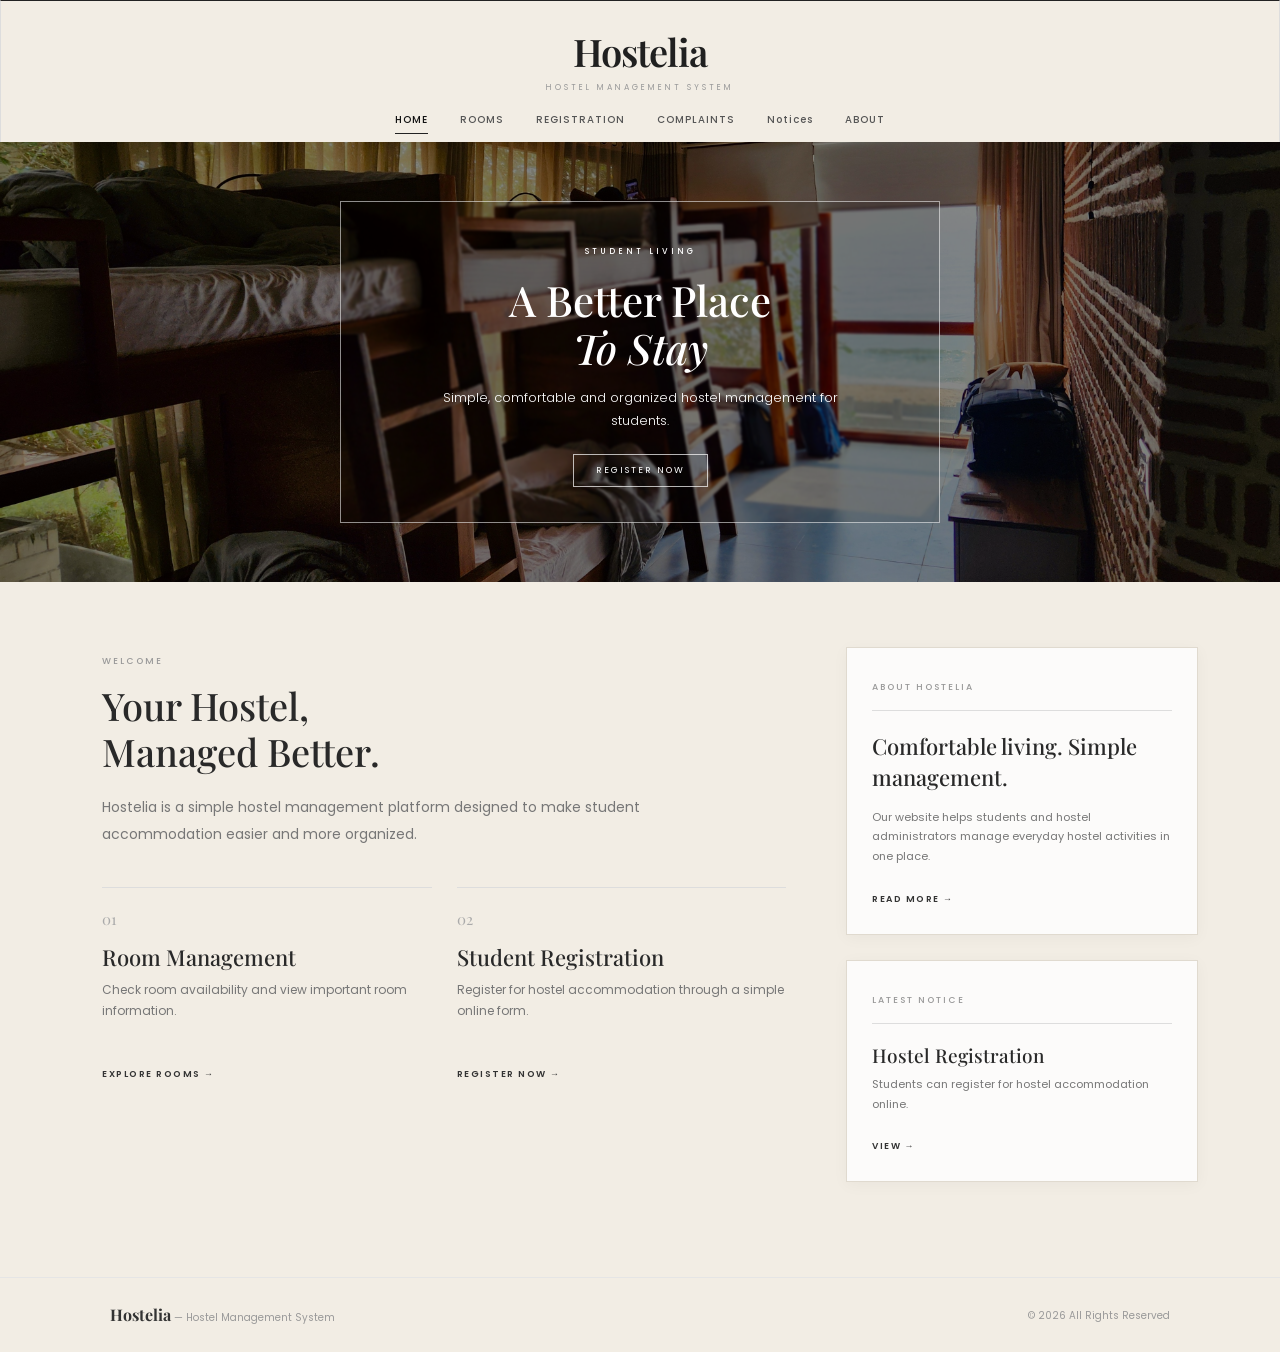
<file: index.html>
<!DOCTYPE html>
<html lang="en">

<head>
    <meta charset="UTF-8">
    <meta name="viewport" content="width=device-width, initial-scale=1.0">

    <title>Hostel | Hostel Management</title>

    <!-- Bootstrap -->
    <link href="https://cdn.jsdelivr.net/npm/bootstrap@5.3.3/dist/css/bootstrap.min.css"
          rel="stylesheet">

    <!-- Google Fonts -->
    <link rel="preconnect" href="https://fonts.googleapis.com">
    <link rel="preconnect" href="https://fonts.gstatic.com" crossorigin>
    <link href="https://fonts.googleapis.com/css2?family=Playfair+Display:wght@500;600;700&family=Poppins:wght@300;400;500;600&display=swap"
          rel="stylesheet">

    <!-- Custom CSS -->
    <link rel="stylesheet" href="css/style.css">
</head>

<body>

    <!-- ================= HEADER ================= -->

    <header class="site-header">

        <div class="logo">
            Hostelia
        </div>

        <p class="tagline">
            HOSTEL MANAGEMENT SYSTEM
        </p>

        <!-- Navigation -->
        <nav class="main-nav">

            <a href="index.html" class="active">HOME</a>
            <a href="rooms.html">ROOMS</a>
            <a href="registration.html">REGISTRATION</a>
            <a href="complaints.html">COMPLAINTS</a>
            <a href="notices.php">Notices</a>
            <a href="about.html">ABOUT</a>

        </nav>

    </header>


    <!-- ================= HERO ================= -->

    <section class="hero">

        <div class="hero-overlay"></div>

        <div class="hero-content">

            <span class="hero-category">
                STUDENT LIVING
            </span>

            <h1>
                A Better Place<br>
                <span>To Stay</span>
            </h1>

            <p>
                Simple, comfortable and organized hostel
                management for students.
            </p>

            <a href="registration.html" class="hero-button">
                REGISTER NOW
            </a>

        </div>

    </section>


    <!-- ================= MAIN CONTENT ================= -->

    <main class="container main-content">

        <!-- Left Side -->

        <div class="content-area">

            <span class="section-label">
                WELCOME
            </span>

            <h2>
                Your Hostel,<br>
                Managed Better.
            </h2>

            <p class="intro-text">
                Hostelia is a simple hostel management platform
                designed to make student accommodation easier
                and more organized.
            </p>


            <!-- Information Cards -->

            <div class="info-grid">

                <div class="info-box">

                    <span class="number">
                        01
                    </span>

                    <h3>
                        Room Management
                    </h3>

                    <p>
                        Check room availability and view
                        important room information.
                    </p>

                    <a href="rooms.html">
                        EXPLORE ROOMS →
                    </a>

                </div>


                <div class="info-box">

                    <span class="number">
                        02
                    </span>

                    <h3>
                        Student Registration
                    </h3>

                    <p>
                        Register for hostel accommodation
                        through a simple online form.
                    </p>

                    <a href="registration.html">
                        REGISTER NOW →
                    </a>

                </div>

            </div>

        </div>


        <!-- ================= SIDEBAR ================= -->

        <aside class="sidebar">

            <div class="sidebar-box">

                <span class="section-label">
                    ABOUT HOSTELIA
                </span>

                <div class="sidebar-line"></div>

                <h3>
                    Comfortable living.
                    Simple management.
                </h3>

                <p>
                    Our website helps students and hostel
                    administrators manage everyday hostel
                    activities in one place.
                </p>

                <a href="about.html" class="read-more">
                    READ MORE →
                </a>

            </div>


            <!-- Notice -->

            <div class="notice-box">

                <span class="section-label">
                    LATEST NOTICE
                </span>

                <div class="sidebar-line"></div>

                <h4>
                    Hostel Registration
                </h4>

                <p>
                    Students can register for hostel
                    accommodation online.
                </p>

                <a href="notices.php">
                    VIEW  →
                </a>

            </div>

        </aside>

    </main>


    <!-- ================= FOOTER ================= -->

    <footer>

        <div class="footer-inner">

            <div>
                <strong>Hostelia</strong>
                <span> — Hostel Management System</span>
            </div>

            <div>
                © 2026 All Rights Reserved
            </div>

        </div>

    </footer>


    <!-- jQuery -->
    <script src="https://cdn.jsdelivr.net/npm/jquery@3.7.1/dist/jquery.min.js"></script>

    <!-- Bootstrap JS -->
    <script src="https://cdn.jsdelivr.net/npm/bootstrap@5.3.3/dist/js/bootstrap.bundle.min.js"></script>

    <!-- Custom JS -->
    <!-- <script src="js/script.js"></script> -->

</body>

</html>
</file>
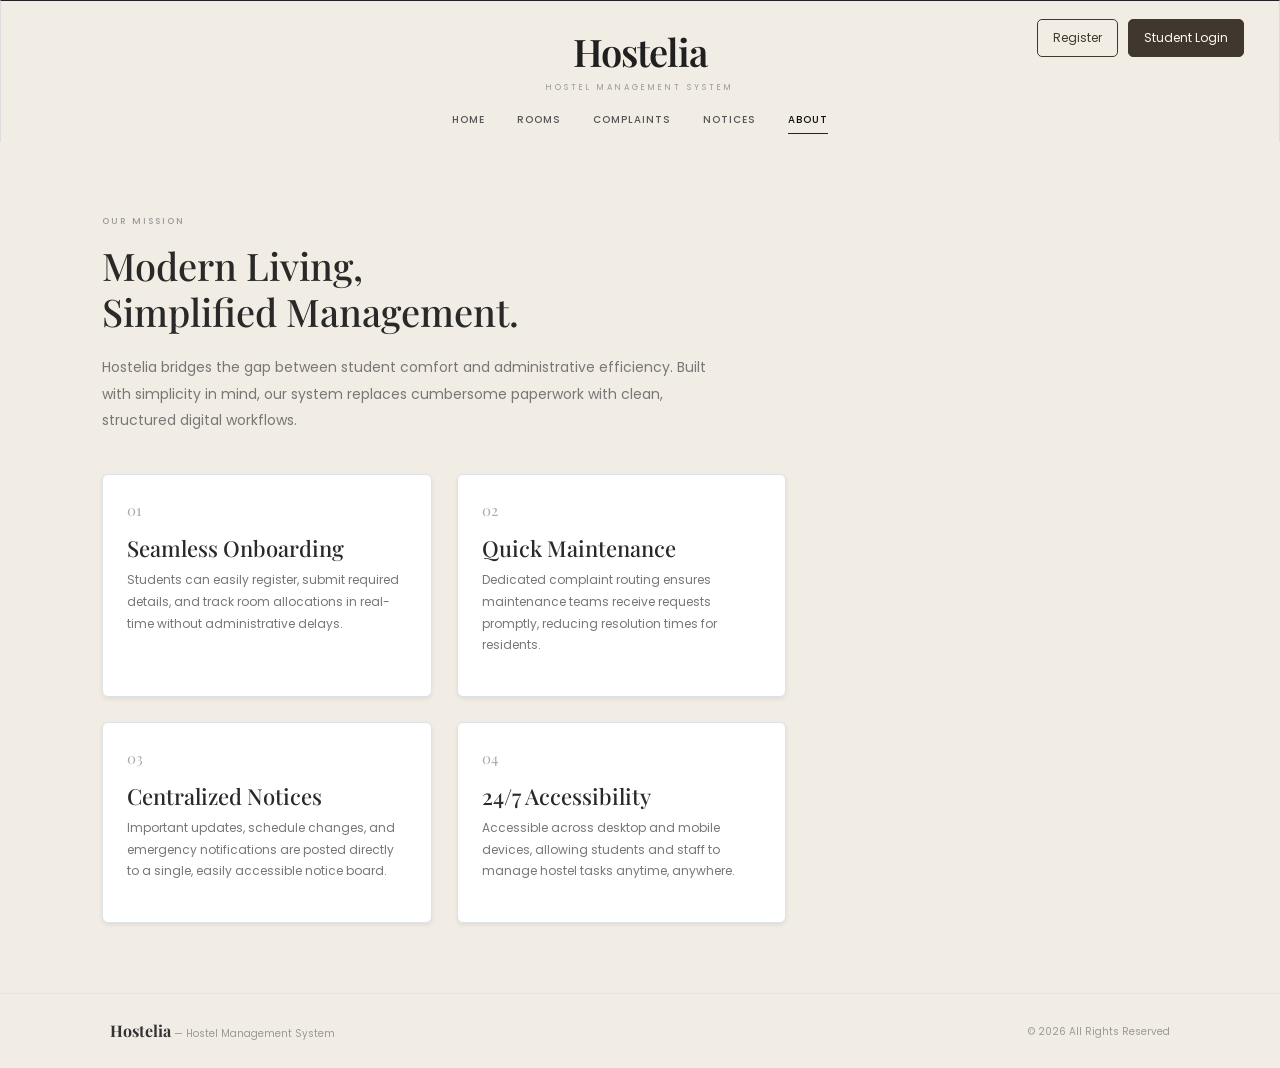
<file: about.html>
<!DOCTYPE html>
<html lang="en">

<head>
    <meta charset="UTF-8">
    <meta name="viewport" content="width=device-width, initial-scale=1.0">
    <title>About Us | Hostelia</title>

    <!-- Bootstrap CSS -->
    <link href="https://cdn.jsdelivr.net/npm/bootstrap@5.3.3/dist/css/bootstrap.min.css" rel="stylesheet">

    <!-- Google Fonts -->
    <link rel="preconnect" href="https://fonts.googleapis.com">
    <link rel="preconnect" href="https://fonts.gstatic.com" crossorigin>
    <link href="https://fonts.googleapis.com/css2?family=Playfair+Display:wght@500;600;700&family=Poppins:wght@300;400;500;600&display=swap" rel="stylesheet">

    <!-- Custom CSS -->
    <link rel="stylesheet" href="css/style.css">
</head>

<body>

    <!-- Header -->
    <header class="site-header">
        <div class="logo">Hostelia</div>
        <p class="tagline">HOSTEL MANAGEMENT SYSTEM</p>
        <div class="header-auth">
    <a href="registration.html" class="auth-register">Register</a>
    <a href="login.php" class="auth-login">Student Login</a>
</div>

        <nav class="main-nav">
            <a href="index.php">HOME</a>
            <a href="rooms.php">ROOMS</a>
            <a href="complaints.html">COMPLAINTS</a>
            <a href="notices.php">NOTICES</a>
            <a href="about.html" class="active">ABOUT</a>
        </nav>
    </header>

    <!-- Main Content -->
    <main class="container main-content">
        <div class="content-area w-100">
            <span class="section-label">OUR MISSION</span>
            <h2>Modern Living,<br>Simplified Management.</h2>
            <p class="intro-text">
                Hostelia bridges the gap between student comfort and administrative efficiency. Built with simplicity in mind, our system replaces cumbersome paperwork with clean, structured digital workflows.
            </p>

            <!-- Features Grid -->
            <div class="info-grid">
                <div class="info-box bg-white p-4 border rounded shadow-sm">
                    <span class="number">01</span>
                    <h3>Seamless Onboarding</h3>
                    <p>Students can easily register, submit required details, and track room allocations in real-time without administrative delays.</p>
                </div>

                <div class="info-box bg-white p-4 border rounded shadow-sm">
                    <span class="number">02</span>
                    <h3>Quick Maintenance</h3>
                    <p>Dedicated complaint routing ensures maintenance teams receive requests promptly, reducing resolution times for residents.</p>
                </div>

                <div class="info-box bg-white p-4 border rounded shadow-sm">
                    <span class="number">03</span>
                    <h3>Centralized Notices</h3>
                    <p>Important updates, schedule changes, and emergency notifications are posted directly to a single, easily accessible notice board.</p>
                </div>

                <div class="info-box bg-white p-4 border rounded shadow-sm">
                    <span class="number">04</span>
                    <h3>24/7 Accessibility</h3>
                    <p>Accessible across desktop and mobile devices, allowing students and staff to manage hostel tasks anytime, anywhere.</p>
                </div>
            </div>
        </div>
    </main>

    <!-- Footer -->
    <footer>
        <div class="footer-inner">
            <div>
                <strong>Hostelia</strong>
                <span> — Hostel Management System</span>
            </div>
            <div>
                © 2026 All Rights Reserved
            </div>
        </div>
    </footer>

    <!-- Scripts -->
    <script src="https://cdn.jsdelivr.net/npm/jquery@3.7.1/dist/jquery.min.js"></script>
    <script src="https://cdn.jsdelivr.net/npm/bootstrap@5.3.3/dist/js/bootstrap.bundle.min.js"></script>
    <script src="js/script.js"></script>
</body>

</html>
</file>
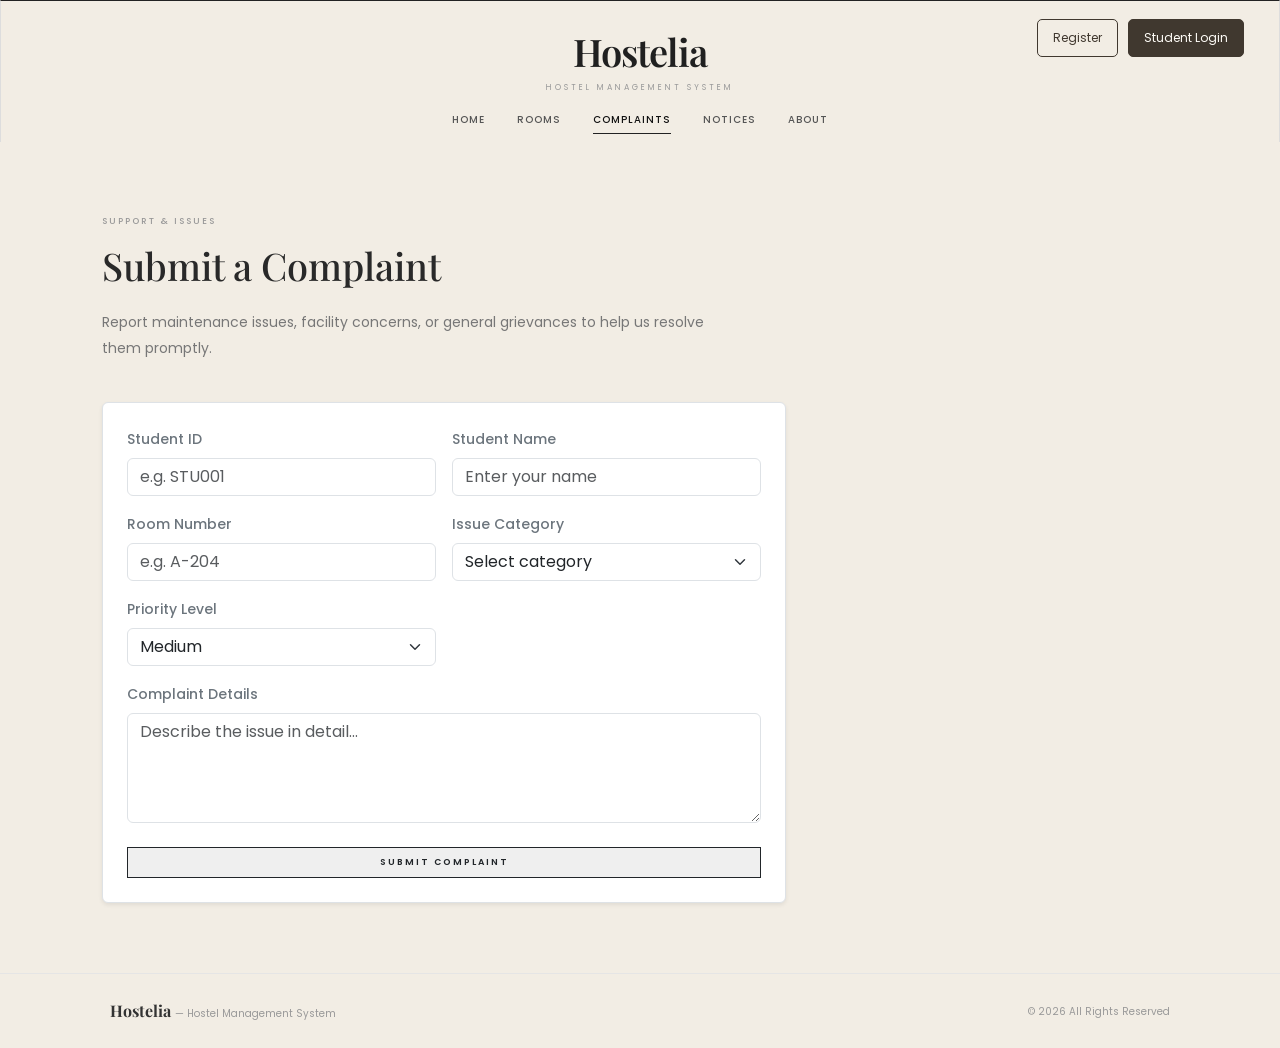
<file: complaints.html>
<!DOCTYPE html>
<html lang="en">

<head>
    <meta charset="UTF-8">
    <meta name="viewport" content="width=device-width, initial-scale=1.0">

    <title>Complaints | Hostelia</title>

    <!-- Bootstrap CSS -->
    <link href="https://cdn.jsdelivr.net/npm/bootstrap@5.3.3/dist/css/bootstrap.min.css"
          rel="stylesheet">

    <!-- Google Fonts -->
    <link rel="preconnect" href="https://fonts.googleapis.com">
    <link rel="preconnect" href="https://fonts.gstatic.com" crossorigin>

    <link href="https://fonts.googleapis.com/css2?family=Playfair+Display:wght@500;600;700&family=Poppins:wght@300;400;500;600&display=swap"
          rel="stylesheet">

    <!-- Custom CSS -->
    <link rel="stylesheet" href="css/style.css">
</head>

<body>

    <!-- ================= HEADER ================= -->

    <header class="site-header">

        <div class="logo">
            Hostelia
        </div>

        <p class="tagline">
            HOSTEL MANAGEMENT SYSTEM
        </p>
        <div class="header-auth">
    <a href="registration.html" class="auth-register">Register</a>
    <a href="login.php" class="auth-login">Student Login</a>
</div>

        <nav class="main-nav">

            <a href="index.php">
                HOME
            </a>

            <a href="rooms.php">
                ROOMS
            </a>


            <a href="complaints.html" class="active">
                COMPLAINTS
            </a>

            <a href="notices.php">
                NOTICES
            </a>

            <a href="about.html">
                ABOUT
            </a>

        </nav>

    </header>


    <!-- ================= MAIN CONTENT ================= -->

    <main class="container main-content">

        <div class="content-area w-100">

            <span class="section-label">
                SUPPORT & ISSUES
            </span>

            <h2>
                Submit a Complaint
            </h2>

            <p class="intro-text">
                Report maintenance issues, facility concerns, or
                general grievances to help us resolve them promptly.
            </p>


            <!-- ================= COMPLAINT FORM ================= -->

            <form action="complaint.php"
                  method="POST"
                  class="bg-white p-4 border rounded shadow-sm">

                <div class="row g-3">


                    <!-- Student ID -->

                    <div class="col-md-6">

                        <label for="studentId"
                               class="form-label text-secondary small fw-medium">

                            Student ID

                        </label>

                        <input type="text"
                               class="form-control"
                               id="studentId"
                               name="student_id"
                               placeholder="e.g. STU001"
                               required>

                    </div>


                    <!-- Student Name -->

                    <div class="col-md-6">

                        <label for="studentName"
                               class="form-label text-secondary small fw-medium">

                            Student Name

                        </label>

                        <input type="text"
                               class="form-control"
                               id="studentName"
                               name="student_name"
                               placeholder="Enter your name"
                               required>

                    </div>


                    <!-- Room Number -->

                    <div class="col-md-6">

                        <label for="roomNumber"
                               class="form-label text-secondary small fw-medium">

                            Room Number

                        </label>

                        <input type="text"
                               class="form-control"
                               id="roomNumber"
                               name="room_number"
                               placeholder="e.g. A-204"
                               required>

                    </div>


                    <!-- Category -->

                    <div class="col-md-6">

                        <label for="category"
                               class="form-label text-secondary small fw-medium">

                            Issue Category

                        </label>

                        <select class="form-select"
                                id="category"
                                name="complaint_type"
                                required>

                            <option value="" selected disabled>
                                Select category
                            </option>

                            <option value="Plumbing">
                                Plumbing
                            </option>

                            <option value="Electrical">
                                Electrical
                            </option>

                            <option value="Furniture / Carpentry">
                                Furniture / Carpentry
                            </option>

                            <option value="Wi-Fi / Network">
                                Wi-Fi / Network
                            </option>

                            <option value="Cleanliness & Hygiene">
                                Cleanliness & Hygiene
                            </option>

                            <option value="Other">
                                Other
                            </option>

                        </select>

                    </div>


                    <!-- Priority -->

                    <div class="col-md-6">

                        <label for="priority"
                               class="form-label text-secondary small fw-medium">

                            Priority Level

                        </label>

                        <select class="form-select"
                                id="priority"
                                name="priority"
                                required>

                            <option value="Low">
                                Low
                            </option>

                            <option value="Medium" selected>
                                Medium
                            </option>

                            <option value="High">
                                High (Urgent)
                            </option>

                        </select>

                    </div>


                    <!-- Complaint Details -->

                    <div class="col-12">

                        <label for="description"
                               class="form-label text-secondary small fw-medium">

                            Complaint Details

                        </label>

                        <textarea class="form-control"
                                  id="description"
                                  name="complaint_text"
                                  rows="4"
                                  placeholder="Describe the issue in detail..."
                                  required></textarea>

                    </div>


                    <!-- Submit -->

                    <div class="col-12 mt-4">

                        <button type="submit"
                                class="hero-button text-dark border-dark w-100 fw-semibold py-2">

                            SUBMIT COMPLAINT

                        </button>

                    </div>

                </div>

            </form>

        </div>

    </main>


    <!-- ================= FOOTER ================= -->

    <footer>

        <div class="footer-inner">

            <div>

                <strong>
                    Hostelia
                </strong>

                <span>
                    — Hostel Management System
                </span>

            </div>

            <div>
                © 2026 All Rights Reserved
            </div>

        </div>

    </footer>


    <!-- jQuery -->

    <script src="https://cdn.jsdelivr.net/npm/jquery@3.7.1/dist/jquery.min.js">
    </script>

    <!-- Bootstrap JS -->

    <script src="https://cdn.jsdelivr.net/npm/bootstrap@5.3.3/dist/js/bootstrap.bundle.min.js">
    </script>

    <!-- Custom JS -->

    <script src="js/script.js">
    </script>

</body>

</html>
</file>
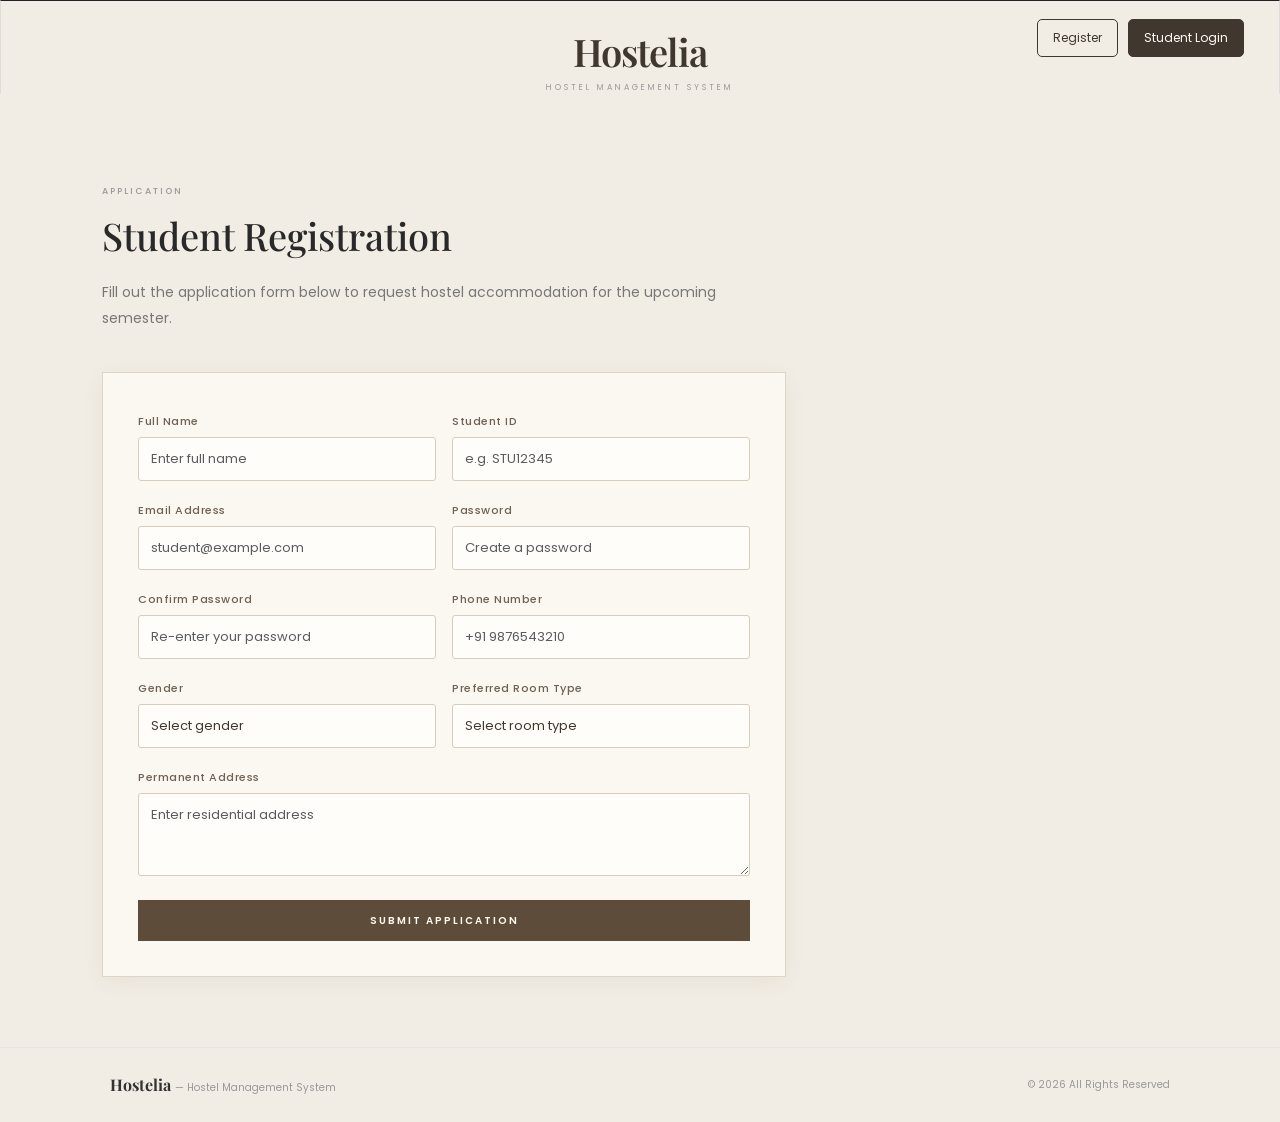
<file: registration.html>
<!DOCTYPE html>
<html lang="en">

<head>
    <meta charset="UTF-8">
    <meta name="viewport" content="width=device-width, initial-scale=1.0">

    <title>Registration | Hostelia</title>

    <!-- Bootstrap CSS -->
    <link href="https://cdn.jsdelivr.net/npm/bootstrap@5.3.3/dist/css/bootstrap.min.css"
          rel="stylesheet">

    <!-- Google Fonts -->
    <link rel="preconnect" href="https://fonts.googleapis.com">
    <link rel="preconnect" href="https://fonts.gstatic.com" crossorigin>

    <link href="https://fonts.googleapis.com/css2?family=Playfair+Display:wght@500;600;700&family=Poppins:wght@300;400;500;600&display=swap"
          rel="stylesheet">

    <!-- Custom CSS -->
    <link rel="stylesheet" href="css/style.css">
</head>

<body>

    <!-- ================= HEADER ================= -->

    
<header class="site-header">
    <a href="index.php" class="logo home-logo">
        Hostelia
    </a>

    <p class="tagline">HOSTEL MANAGEMENT SYSTEM</p>

    <div class="header-auth">
        <a href="registration.html" class="auth-register">Register</a>
        <a href="login.php" class="auth-login">Student Login</a>
    </div>
</header>



    <!-- ================= MAIN CONTENT ================= -->

    <main class="container main-content">

        <div class="content-area w-100">

            <span class="section-label">
                APPLICATION
            </span>

            <h2>
                Student Registration
            </h2>

            <p class="intro-text">
                Fill out the application form below to request
                hostel accommodation for the upcoming semester.
            </p>


            <!-- ================= REGISTRATION FORM ================= -->

            <form action="register.php"
                  method="POST"
                  class="registration-form">

                <div class="row g-3">


                    <!-- Full Name -->

                    <div class="col-md-6">

                        <label for="fullName"
                               class="form-label text-secondary small fw-medium">

                            Full Name

                        </label>

                        <input type="text"
                               class="form-control"
                               id="fullName"
                               name="full_name"
                               placeholder="Enter full name"
                               required>

                    </div>


                    <!-- Student ID -->

                    <div class="col-md-6">

                        <label for="studentId"
                               class="form-label text-secondary small fw-medium">

                            Student ID

                        </label>

                        <input type="text"
                               class="form-control"
                               id="studentId"
                               name="student_id"
                               placeholder="e.g. STU12345"
                               required>

                    </div>


                    <!-- Email -->

                    <div class="col-md-6">

                        <label for="email"
                               class="form-label text-secondary small fw-medium">

                            Email Address

                        </label>

                        <input type="email"
                               class="form-control"
                               id="email"
                               name="email"
                               placeholder="student@example.com"
                               required>

                    </div>

                    
                    <!-- Password -->
                    <div class="col-md-6">
                        <label for="password"
                               class="form-label text-secondary small fw-medium">
                             Password
                        </label>

                        <input type="password"
                                class="form-control"
                                id="password"
                                name="password"
                                placeholder="Create a password"
                                minlength="8"
                                autocomplete="new-password"
                                required>
                     </div>

                    <!-- Confirm Password -->
                    <div class="col-md-6">
                        <label for="confirm_password"
                                class="form-label text-secondary small fw-medium">
                             Confirm Password
                       </label>

                       <input type="password"
                                class="form-control"
                                id="confirm_password"
                                name="confirm_password"
                                placeholder="Re-enter your password"
                                minlength="8"
                                autocomplete="new-password"
                                required>
                    </div>



                    <!-- Phone -->

                    <div class="col-md-6">

                        <label for="phone"
                               class="form-label text-secondary small fw-medium">

                            Phone Number

                        </label>

                        <input type="tel"
                               class="form-control"
                               id="phone"
                               name="phone"
                               placeholder="+91 9876543210"
                               required>

                    </div>


                    <!-- Gender -->

                    <div class="col-md-6">

                        <label for="gender"
                               class="form-label text-secondary small fw-medium">

                            Gender

                        </label>

                        <select class="form-select"
                                id="gender"
                                name="gender"
                                required>

                            <option value="" selected disabled>
                                Select gender
                            </option>

                            <option value="Male">
                                Male
                            </option>

                            <option value="Female">
                                Female
                            </option>

                            <option value="Other">
                                Other
                            </option>

                        </select>

                    </div>


                    <!-- Room Type -->

                    <div class="col-md-6">

                        <label for="roomType"
                               class="form-label text-secondary small fw-medium">

                            Preferred Room Type

                        </label>

                        <select class="form-select"
                                id="roomType"
                                name="room_type"
                                required>

                            <option value="" selected disabled>
                                Select room type
                            </option>

                            <option value="Single Occupancy">
                                Single Occupancy
                            </option>

                            <option value="Double Sharing">
                                Double Sharing
                            </option>

                            <option value="Triple Sharing">
                                Triple Sharing
                            </option>

                            <option value="Deluxe Suite">
                                Deluxe Suite
                            </option>

                        </select>

                    </div>


                    <!-- Address -->

                    <div class="col-12">

                        <label for="address"
                               class="form-label text-secondary small fw-medium">

                            Permanent Address

                        </label>

                        <textarea class="form-control"
                                  id="address"
                                  name="address"
                                  rows="3"
                                  placeholder="Enter residential address"
                                  required></textarea>

                    </div>


                    <!-- Submit Button -->

                    <div class="col-12 mt-4">

                        <button type="submit"
                                class="submit-btn w-100">

                            SUBMIT APPLICATION

                        </button>

                    </div>

                </div>

            </form>

        </div>

    </main>


    <!-- ================= FOOTER ================= -->

    <footer>

        <div class="footer-inner">

            <div>

                <strong>
                    Hostelia
                </strong>

                <span>
                    — Hostel Management System
                </span>

            </div>

            <div>
                © 2026 All Rights Reserved
            </div>

        </div>

    </footer>


    <!-- jQuery -->

    <script src="https://cdn.jsdelivr.net/npm/jquery@3.7.1/dist/jquery.min.js">
    </script>


    <!-- Bootstrap JS -->

    <script src="https://cdn.jsdelivr.net/npm/bootstrap@5.3.3/dist/js/bootstrap.bundle.min.js">
    </script>


    <!-- Custom JS -->

    <script src="js/script.js">
    </script>

</body>

</html>
</file>
<file: css/style.css>
/* =========================================
   GENERAL
========================================= */

* {
    box-sizing: border-box;
}

/* Update global HTML & Body background to Sky Blue */
body {
    margin: 0;
    padding: 0;
    background-color: #f2ede4 !important; /* Richer, darker cream tone */
    color: #292929;
    font-family: 'Poppins', sans-serif;
}

/* Header background to match */
.site-header {
    background-color: #f2ede4 !important;
    text-align: center;
    padding-top: 22px;
    border-top: 1px solid #222;
    border-left: 1px solid #ddd;
    border-right: 1px solid #ddd;
}

/* Logo */

.logo {
    font-family: 'Playfair Display', serif;

    font-size: 38px;
    font-weight: 600;

    color: #202020;

    letter-spacing: -1px;
}


/* Small subtitle */

.tagline {
    font-size: 8px;

    letter-spacing: 3px;

    color: #999;

    margin-top: 2px;
    margin-bottom: 18px;
}


/* =========================================
   NAVIGATION
========================================= */

.main-nav {
    display: flex;
    justify-content: center;
    align-items: center;

    gap: 32px;

    padding-bottom: 15px;
}

.main-nav a {
    position: relative;

    text-decoration: none;

    color: #555;

    font-size: 10px;

    font-weight: 500;

    letter-spacing: 1px;

    transition: 0.3s;
}


/* Hover */

.main-nav a:hover {
    color: #111;
}


/* Active page */

.main-nav a.active {
    color: #111;
}


/* Small underline */

.main-nav a.active::after {

    content: "";

    position: absolute;

    left: 0;
    right: 0;

    bottom: -7px;

    height: 1px;

    background: #222;
}


/* =========================================
   HERO
========================================= */

.hero {

    position: relative;

    height: 440px;

    background-image: url("../images/hostel.jpg");

    background-size: cover;

    background-position: center;

    display: flex;

    align-items: center;

    justify-content: center;

    overflow: hidden;
}


/* Dark overlay */

.hero-overlay {

    position: absolute;

    inset: 0;

    background: rgba(0, 0, 0, 0.48);
}


/* Hero content */

.hero-content {

    position: relative;

    z-index: 2;

    text-align: center;

    color: white;

    width: 600px;

    padding: 35px 50px;

    border: 1px solid rgba(255, 255, 255, 0.55);

    background: rgba(0, 0, 0, 0.12);

    backdrop-filter: blur(1px);
}


/* Category */

.hero-category {

    font-size: 8px;

    letter-spacing: 3px;

    font-weight: 500;
}


/* Main heading */

.hero-content h1 {

    font-family: 'Playfair Display', serif;

    font-size: 42px;

    line-height: 1.15;

    font-weight: 500;

    margin: 15px 0;
}


/* Italic second line */

.hero-content h1 span {

    font-style: italic;
}


/* Description */

.hero-content p {

    font-size: 13px;

    font-weight: 300;

    max-width: 420px;

    margin: 0 auto 22px;

    line-height: 1.7;
}


/* Hero button */

.hero-button {

    display: inline-block;

    text-decoration: none;

    color: white;

    border: 1px solid rgba(255, 255, 255, 0.7);

    padding: 9px 22px;

    font-size: 9px;

    letter-spacing: 2px;

    transition: 0.3s;
}


.hero-button:hover {

    background: white;

    color: #222;
}


/* =========================================
   MAIN CONTENT
========================================= */

.main-content {

    display: grid;

    grid-template-columns: 2fr 1fr;

    gap: 60px;

    padding-top: 65px;

    padding-bottom: 70px;
}


/* =========================================
   LEFT CONTENT
========================================= */

.content-area {

    padding-left: 20px;
}


.section-label {

    font-size: 9px;

    letter-spacing: 2px;

    color: #999;

    font-weight: 500;
}


.content-area h2 {

    font-family: 'Playfair Display', serif;

    font-size: 38px;

    line-height: 1.2;

    font-weight: 500;

    margin-top: 12px;

    margin-bottom: 20px;
}


.intro-text {

    max-width: 620px;

    color: #777;

    font-size: 14px;

    line-height: 1.9;

    margin-bottom: 40px;
}


/* =========================================
   INFORMATION GRID
========================================= */

.info-grid {

    display: grid;

    grid-template-columns: 1fr 1fr;

    gap: 25px;
}


.info-box {

    border-top: 1px solid #ddd;

    padding-top: 20px;
}


.number {

    font-family: 'Playfair Display', serif;

    color: #aaa;

    font-size: 15px;
}


.info-box h3 {

    font-family: 'Playfair Display', serif;

    font-size: 22px;

    font-weight: 500;

    margin-top: 12px;
}


.info-box p {

    color: #777;

    font-size: 12px;

    line-height: 1.8;

    min-height: 65px;
}


.info-box a {

    color: #333;

    text-decoration: none;

    font-size: 9px;

    letter-spacing: 1.5px;

    font-weight: 600;

    transition: 0.3s;
}


.info-box a:hover {

    letter-spacing: 2px;
}


/* =========================================
   SIDEBAR
========================================= */

.sidebar-box,
.notice-box {
    background-color: #fcfbfa;
    border: 1px solid #e0dacf;
    padding: 25px;
    margin-bottom: 25px;
    box-shadow: 0 3px 15px rgba(0, 0, 0, 0.04);
}

.sidebar-line {

    width: 100%;

    height: 1px;

    background: #ddd;

    margin: 13px 0 20px;
}


.sidebar-box h3 {

    font-family: 'Playfair Display', serif;

    font-size: 22px;

    line-height: 1.4;

    font-weight: 500;

    margin-bottom: 15px;
}


.sidebar-box p,
.notice-box p {

    color: #777;

    font-size: 11px;

    line-height: 1.8;
}


.read-more,
.notice-box a {

    display: inline-block;

    margin-top: 10px;

    text-decoration: none;

    color: #333;

    font-size: 9px;

    letter-spacing: 1.5px;

    font-weight: 600;
}


.notice-box h4 {

    font-family: 'Playfair Display', serif;

    font-size: 19px;

    font-weight: 500;
}


/* =========================================
   FOOTER
========================================= */

footer {

    border-top: 1px solid #e5e5e5;

    padding: 25px 0;

    color: #999;

    font-size: 10px;
}


.footer-inner {

    max-width: 1100px;

    margin: auto;

    padding: 0 20px;

    display: flex;

    justify-content: space-between;

    align-items: center;
}


.footer-inner strong {

    color: #333;

    font-family: 'Playfair Display', serif;

    font-size: 16px;
}


/* =========================================
   RESPONSIVE
========================================= */

@media (max-width: 768px) {

    .main-nav {

        gap: 15px;

        flex-wrap: wrap;

        padding: 0 15px 15px;
    }


    .main-nav a {

        font-size: 8px;
    }


    .hero {

        height: 400px;
    }


    .hero-content {

        width: 90%;

        padding: 28px 20px;
    }


    .hero-content h1 {

        font-size: 32px;
    }


    .main-content {

        grid-template-columns: 1fr;

        gap: 40px;

        padding-top: 45px;
    }


    .content-area {

        padding-left: 0;
    }


    .info-grid {

        grid-template-columns: 1fr;
    }


    .footer-inner {

        flex-direction: column;

        gap: 10px;

        text-align: center;
    }
}
/* =========================================
   REGISTRATION FORM
========================================= */

.registration-form {
    max-width: 800px;
    margin-top: 35px;

    background: #fbf8f2;

    padding: 35px;

    border: 1px solid #ded4c7;

    box-shadow: 0 5px 20px rgba(70, 55, 40, 0.06);
}


/* Form labels */

.registration-form .form-label {
    color: #6f6254 !important;

    font-size: 11px;

    letter-spacing: 0.5px;
}


/* Input fields */

.registration-form .form-control,
.registration-form .form-select {

    border: 1px solid #d8cdbd;

    border-radius: 3px;

    background: #fffdf9;

    color: #40382f;

    font-family: 'Poppins', sans-serif;

    font-size: 13px;

    padding: 11px 12px;
}


/* Focus effect */

.registration-form .form-control:focus,
.registration-form .form-select:focus {

    border-color: #9b8870;

    box-shadow: 0 0 0 3px rgba(155, 136, 112, 0.12);
}


/* Textarea */

.registration-form textarea {
    resize: vertical;
}


/* Submit button */

.submit-btn {

    border: 1px solid #5d4c39;

    background: #5d4c39;

    color: #fffaf2;

    padding: 12px;

    font-family: 'Poppins', sans-serif;

    font-size: 10px;

    font-weight: 600;

    letter-spacing: 2px;

    transition: 0.3s;
}


.submit-btn:hover {

    background: #40382f;

    border-color: #40382f;

    letter-spacing: 2.5px;
}


/* Success message */

.success-message {

    display: none;

    max-width: 800px;

    margin-top: 20px;

    padding: 14px;

    text-align: center;

    border: 1px solid #c9bda9;

    background: #eee7dc;

    color: #5d4c39;

    font-size: 12px;
}


/* Mobile */

@media (max-width: 768px) {

    .registration-form {
        padding: 22px;
    }

}
/* ================= SUCCESS PAGE ================= */

.success-page {
    max-width: 800px;
    margin: 80px auto;
    padding: 60px 40px;
    text-align: center;
    background: #fbf8f2;
    border: 1px solid #d8cfc2;
}

.success-page h1 {
    font-family: "Playfair Display", serif;
    font-size: 46px;
    color: #40382f;
    margin: 20px 0;
}

.success-page p {
    font-size: 15px;
    color: #75695d;
    margin-bottom: 8px;
}

.success-buttons {
    margin-top: 35px;
}

.success-buttons .hero-button {
    display: inline-block;
    text-decoration: none;
}

.success-link {
    display: block;
    margin-top: 25px;
    color: #5d4c39;
    text-decoration: none;
    font-size: 13px;
    letter-spacing: 1px;
}

.success-link:hover {
    text-decoration: underline;
}


/* Hostelia header login and registration buttons */
.site-header {
    position: relative;
}

.site-header .header-auth {
    position: absolute;
    top: 18px;
    right: 35px;
    display: flex;
    gap: 10px;
    align-items: center;
    margin: 0;
    z-index: 20;
}

.site-header .header-auth a {
    display: inline-block;
    padding: 9px 15px;
    border-radius: 5px;
    border: 1px solid #40382f;
    font-family: 'Poppins', sans-serif;
    font-size: 12px;
    text-decoration: none;
    white-space: nowrap;
}

.site-header .header-auth .auth-register {
    background: transparent;
    color: #40382f;
}

.site-header .header-auth .auth-login {
    background: #40382f;
    color: #fffdf8;
}

.site-header .header-auth a:hover {
    background: #6a5540;
    color: white;
}

@media (max-width: 768px) {
    .site-header .header-auth {
        position: static;
        justify-content: center;
        margin: 12px auto 16px;
        flex-wrap: wrap;
    }
}

.home-logo {
    display: inline-block;
    color: #40382f;
    text-decoration: none;
}

.home-logo:hover {
    color: #5d4c39;
}

/* Logged-in student profile */
.header-auth .profile-link {
    display: flex;
    align-items: center;
    gap: 9px;
    padding: 5px 10px 5px 5px;
    border: 1px solid #d8cfc2;
    border-radius: 30px;
    color: #40382f;
    text-decoration: none;
    background: #fffdf8;
}

.profile-avatar {
    width: 38px;
    height: 38px;
    display: flex;
    align-items: center;
    justify-content: center;
    border-radius: 50%;
    background: #40382f;
    color: #fffdf8;
    font-size: 16px;
    font-weight: 600;
}

.profile-name {
    max-width: 130px;
    overflow: hidden;
    text-overflow: ellipsis;
    white-space: nowrap;
    font-size: 13px;
}

@media (max-width: 768px) {
    .header-auth .profile-link {
        justify-content: center;
    }
}
.site-header .logo,
.site-header .logo:hover,
.site-header .logo:focus {
    text-decoration: none !important;
    border-bottom: none !important;
}

/* ===== Profile dropdown ===== */
:root {
    --brand: #765337;
    --brand-dark: #5c3f29;
    --text: #4b3525;
    --text-muted: #8a7563;
    --surface: #fffdf8;
    --hover: #f3eadf;
    --border: #e8ddce;
    --danger: #a33d32;
    --danger-bg: #fbeceb;
}

.header-auth,
.profile-menu {
    position: relative;
}

/* Trigger */
.profile-trigger {
    display: flex;
    align-items: center;
    gap: 10px;
    padding: 5px 12px 5px 5px;
    border: 1px solid transparent;
    border-radius: 999px;
    cursor: pointer;
    list-style: none;
    user-select: none;
    transition: background 0.2s ease, border-color 0.2s ease, box-shadow 0.2s ease;
}

.profile-trigger::-webkit-details-marker {
    display: none;
}

.profile-trigger:hover,
.profile-menu[open] .profile-trigger {
    background: #f7efe3;
    border-color: var(--border);
}

.profile-trigger:focus-visible {
    outline: none;
    box-shadow: 0 0 0 3px rgba(118, 83, 55, 0.25);
}

/* Avatar */
.profile-avatar {
    width: 38px;
    height: 38px;
    border-radius: 50%;
    display: inline-flex;
    align-items: center;
    justify-content: center;
    background: linear-gradient(135deg, #8d6445, var(--brand-dark));
    color: #fff;
    font-size: 15px;
    font-weight: 600;
    letter-spacing: 0.3px;
    text-transform: uppercase;
    box-shadow: 0 0 0 2px #fff, 0 0 0 3px var(--border);
    transition: box-shadow 0.2s ease;
}

.profile-trigger:hover .profile-avatar,
.profile-menu[open] .profile-avatar {
    box-shadow: 0 0 0 2px #fff, 0 0 0 4px rgba(118, 83, 55, 0.35);
}

.profile-name {
    color: var(--text);
    font-size: 14px;
    font-weight: 500;
    max-width: 120px;
    overflow: hidden;
    text-overflow: ellipsis;
    white-space: nowrap;
}

.profile-arrow {
    display: inline-block;
    color: var(--brand);
    font-size: 12px;
    transition: transform 0.25s ease;
}

.profile-menu[open] .profile-arrow {
    transform: rotate(180deg);
}

/* Dropdown panel */
.profile-dropdown {
    position: absolute;
    top: calc(100% + 12px);
    right: 0;
    width: 230px;
    padding: 8px;
    background: var(--surface);
    border: 1px solid var(--border);
    border-radius: 14px;
    box-shadow: 0 4px 6px rgba(45, 30, 18, 0.05),
                0 16px 40px rgba(45, 30, 18, 0.16);
    z-index: 1000;
    transform-origin: top right;
    animation: dropdownIn 0.18s ease-out;
}

/* Little pointer arrow */
.profile-dropdown::before {
    content: "";
    position: absolute;
    top: -6px;
    right: 22px;
    width: 12px;
    height: 12px;
    background: var(--surface);
    border-top: 1px solid var(--border);
    border-left: 1px solid var(--border);
    transform: rotate(45deg);
}

@keyframes dropdownIn {
    from { opacity: 0; transform: translateY(-6px) scale(0.97); }
    to   { opacity: 1; transform: translateY(0) scale(1); }
}

/* Optional: user info header inside the dropdown */
.dropdown-header {
    padding: 10px 12px 12px;
    margin-bottom: 6px;
    border-bottom: 1px solid var(--border);
}

.dropdown-header strong {
    display: block;
    color: var(--text);
    font-size: 14px;
    font-weight: 600;
}

.dropdown-header span {
    display: block;
    margin-top: 2px;
    color: var(--text-muted);
    font-size: 12px;
    overflow: hidden;
    text-overflow: ellipsis;
    white-space: nowrap;
}

/* Menu items */
.profile-dropdown a {
    display: flex;
    align-items: center;
    gap: 10px;
    padding: 10px 12px;
    border-radius: 8px;
    color: var(--text);
    text-decoration: none;
    font-size: 14px;
    transition: background 0.15s ease, padding-left 0.15s ease;
}

.profile-dropdown a:hover,
.profile-dropdown a:focus-visible {
    background: var(--hover);
    padding-left: 15px;
    outline: none;
}

.profile-dropdown .logout-option {
    color: var(--danger);
}

.profile-dropdown .logout-option:hover,
.profile-dropdown .logout-option:focus-visible {
    background: var(--danger-bg);
}

.profile-dropdown .dropdown-divider {
    height: 1px;
    margin: 6px 4px;
    background: var(--border);
}

/* Mobile */
@media (max-width: 600px) {
    .profile-name { display: none; }

    .profile-trigger { padding-right: 8px; }

    .profile-dropdown {
        width: 210px;
        right: -4px;
    }
}

@media (prefers-reduced-motion: reduce) {
    .profile-dropdown { animation: none; }
    .profile-arrow,
    .profile-dropdown a { transition: none; }
}
</file>
